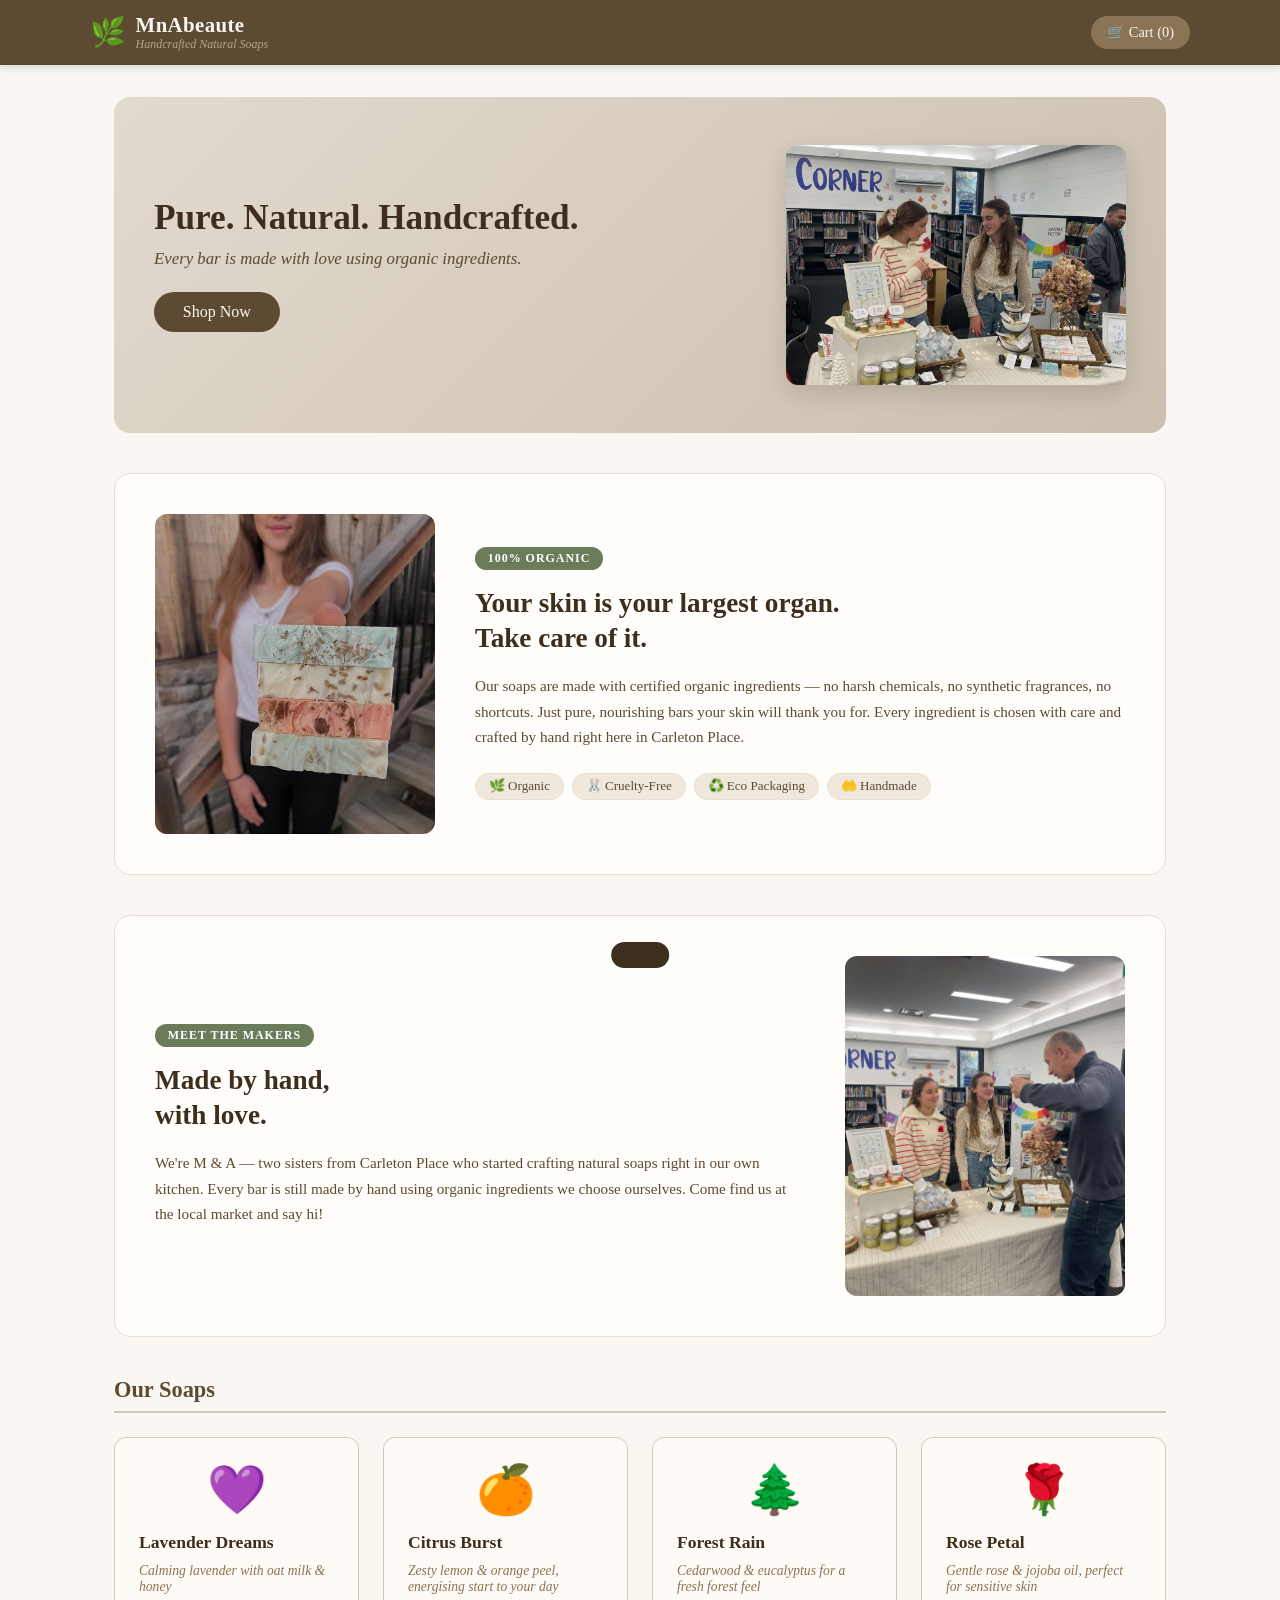
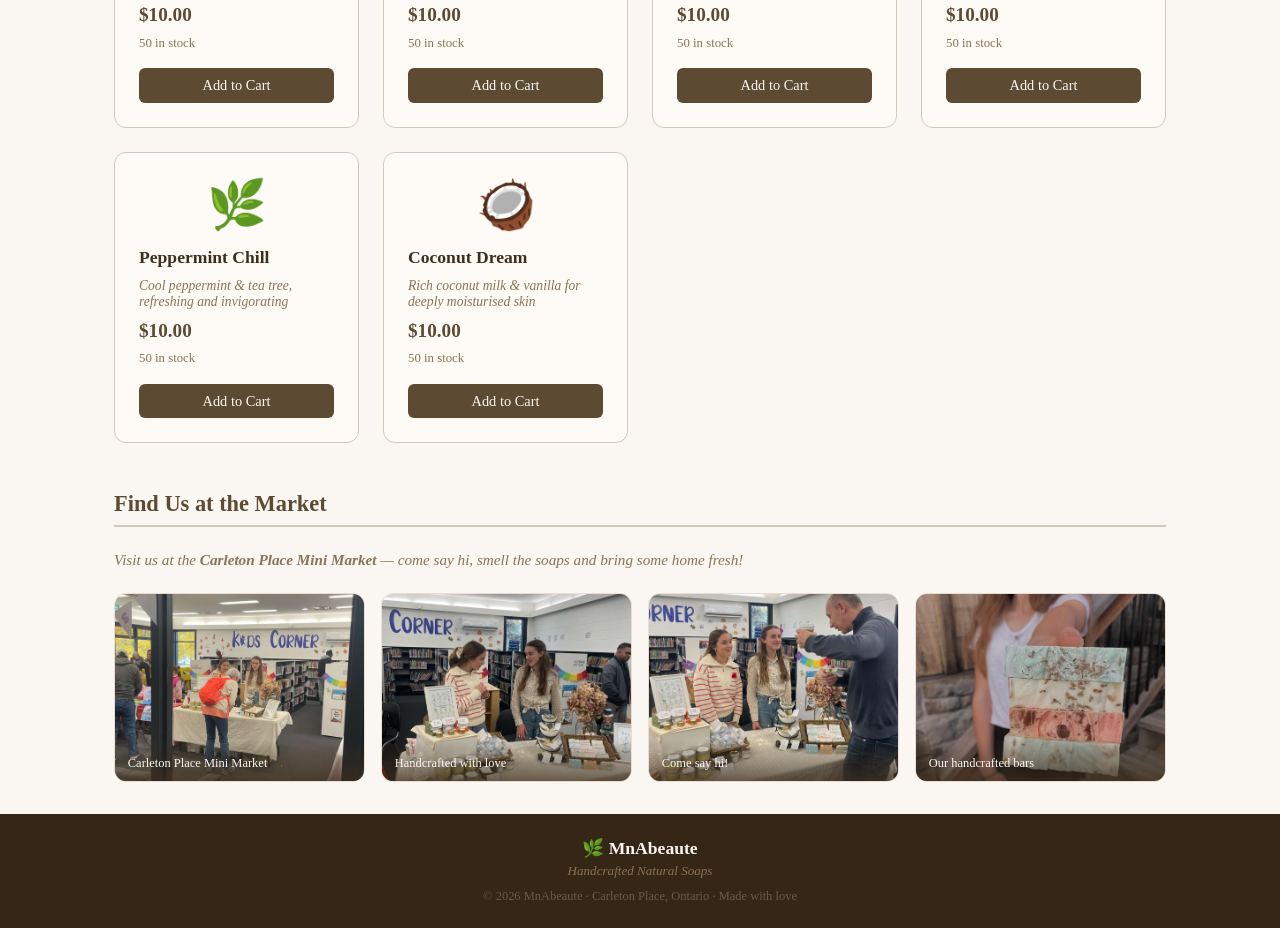
<file: index.html>
<!DOCTYPE html>
<html lang="en">
<head>
  <meta charset="UTF-8" />
  <meta name="viewport" content="width=device-width, initial-scale=1.0" />
  <title>MnAbeaute · Handcrafted Soaps</title>
  <link rel="stylesheet" href="style.css" />
</head>

<body data-page="shop">

  <header>
    <div class="header-inner">
      <div class="logo">
        <span class="logo-icon">🌿</span>
        <div>
          <h1><span data-site-name>MnAbeaute</span></h1>
          <p class="tagline"><span data-site-tagline>Handcrafted Natural Soaps</span></p>
        </div>
      </div>

      <button class="cart-btn" id="cartBtn">
        🛒 Cart (<span id="cartCount">0</span>)
      </button>
    </div>
  </header>

  <div class="cart-overlay" id="cartOverlay"></div>
  <aside class="cart-panel" id="cartPanel">
    <div class="cart-header">
      <h2>Your Cart</h2>
      <button class="close-cart" id="closeCart">✕</button>
    </div>
    <div class="cart-items" id="cartItems">
      <p class="cart-empty">Your cart is empty.</p>
    </div>
    <div class="cart-footer" id="cartFooter">
      <p class="cart-total">Total: $<span id="cartTotal">0.00</span></p>
      <button class="btn btn-primary" id="checkoutBtn">Purchase</button>
    </div>
  </aside>

  <main>

    <!-- ===================== HERO ===================== -->
    <section class="hero">
      <div class="hero-content">
        <h2>Pure. Natural. Handcrafted.</h2>
        <p>Every bar is made with love using organic ingredients.</p>
        <a href="#shop" class="btn btn-primary hero-btn">Shop Now</a>
      </div>
      <div class="hero-photo-wrap">
        <img src="images/market-stall-2.jpeg" alt="MnAbeaute at the market"
          class="hero-photo" onerror="this.parentElement.style.display='none'" />
      </div>
    </section>

    <!-- ===================== ORGANIC SOAP BANNER ===================== -->
    <section class="organic-banner">
      <div class="organic-photo-wrap">
        <img src="images/soap-bars.jpeg" alt="Organic handcrafted soap bars"
          class="organic-photo" onerror="this.style.display='none'" />
        <!-- Shown if no photo yet -->
        <div class="organic-photo-placeholder">🧼</div>
      </div>
      <div class="organic-text">
        <span class="organic-tag">100% Organic</span>
        <h2>Your skin is your largest organ.<br>Take care of it.</h2>
        <p>
          Our soaps are made with certified organic ingredients — no harsh chemicals,
          no synthetic fragrances, no shortcuts. Just pure, nourishing bars your skin
          will thank you for. Every ingredient is chosen with care and crafted by hand
          right here in Carleton Place.
        </p>
        <div class="organic-badges">
          <span>🌿 Organic</span>
          <span>🐰 Cruelty-Free</span>
          <span>♻️ Eco Packaging</span>
          <span>🤲 Handmade</span>
        </div>
      </div>
    </section>

    <!-- ===================== FOUNDERS ===================== -->
    <section class="founders-section">
      <div class="founders-img-wrap">
        <img src="images/founders.jpeg" alt="M and A at the Carleton Place Mini Market" class="founders-img" />
      </div>
      <div class="founders-text">
        <span class="organic-tag">Meet the Makers</span>
        <h2>Made by hand,<br>with love.</h2>
        <p>
          We're M &amp; A — two sisters from Carleton Place who started
          crafting natural soaps right in our own kitchen. Every bar is
          still made by hand using organic ingredients we choose ourselves.
          Come find us at the local market and say hi!
        </p>
      </div>
    </section>

    <!-- ===================== SHOP GRID ===================== -->
    <section class="products" id="shop">
      <h2 class="section-title">Our Soaps</h2>
      <div class="product-grid" id="productGrid"></div>
    </section>

    <!-- ===================== MARKET GALLERY ===================== -->
    <section class="market-section">
      <h2 class="section-title">Find Us at the Market</h2>
      <p class="market-sub">
        Visit us at the <strong>Carleton Place Mini Market</strong> — come say hi,
        smell the soaps and bring some home fresh!
      </p>
      <div class="market-gallery">
        <!-- Each image falls back silently if the file isn't there yet -->
        <div class="market-photo-wrap">
          <img src="images/market-stall-wide.jpeg" alt="MnAbeaute at the Carleton Place Mini Market"
            onerror="this.parentElement.classList.add('no-photo')" />
          <div class="market-photo-label">Carleton Place Mini Market</div>
        </div>
        <div class="market-photo-wrap">
          <img src="images/market-stall-2.jpeg" alt="Our soap display"
            onerror="this.parentElement.classList.add('no-photo')" />
          <div class="market-photo-label">Handcrafted with love</div>
        </div>
        <div class="market-photo-wrap">
          <img src="images/founders.jpeg" alt="Meeting customers at the market"
            onerror="this.parentElement.classList.add('no-photo')" />
          <div class="market-photo-label">Come say hi!</div>
        </div>
        <div class="market-photo-wrap">
          <img src="images/soap-bars.jpeg" alt="MnAbeaute soap collection"
            onerror="this.parentElement.classList.add('no-photo')" />
          <div class="market-photo-label">Our handcrafted bars</div>
        </div>
      </div>
    </section>

  </main>

  <div class="toast" id="toast"></div>

  <footer>
    <div class="footer-inner">
      <p class="footer-name">🌿 <span data-site-name>MnAbeaute</span></p>
      <p class="footer-tagline"><span data-site-tagline>Handcrafted Natural Soaps</span></p>
      <p class="footer-copy">© 2026 MnAbeaute &middot; Carleton Place, Ontario &middot; Made with love</p>
    </div>
  </footer>

  <script src="app.js"></script>
<script>
document.addEventListener('DOMContentLoaded',function(){var b=document.getElementById('checkoutBtn');if(b)b.onclick=function(){window.open('https://buy.stripe.com/test_6oUeVdgUY4XB1F5euk5ZC00','_blank');};});
</script>
</body>
</html>
</file>
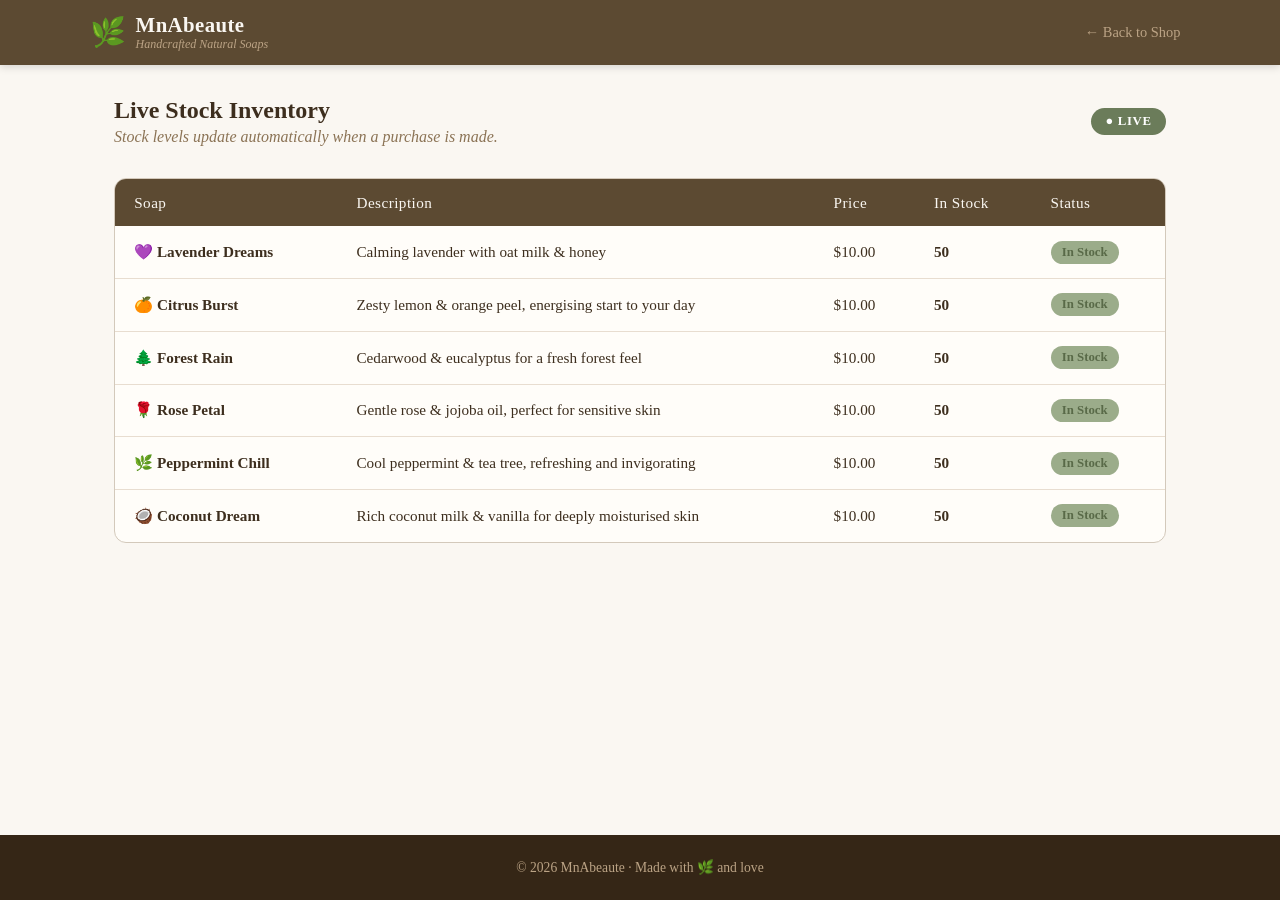
<file: inventory.html>
<!DOCTYPE html>
<!--
  PAGE: Live Inventory (inventory.html)
  This page shows a live table of all soaps and their current stock levels.
  It automatically updates when a purchase is made on another tab —
  no page refresh needed.
-->
<html lang="en">
<head>
  <meta charset="UTF-8" />
  <meta name="viewport" content="width=device-width, initial-scale=1.0" />
  <title>Inventory · MnAbeaute</title>
  <link rel="stylesheet" href="style.css" />
</head>

<body data-page="inventory">

  <header>
    <div class="header-inner">
      <div class="logo">
        <span class="logo-icon">🌿</span>
        <div>
          <h1><span data-site-name>MnAbeaute</span></h1>
          <p class="tagline"><span data-site-tagline>Handcrafted Natural Soaps</span></p>
        </div>
      </div>

      <nav>
        <a href="index.html">← Back to Shop</a>
      </nav>
    </div>
  </header>

  <main>
    <section class="page-header">
      <div>
        <h2>Live Stock Inventory</h2>
        <p>Stock levels update automatically when a purchase is made.</p>
      </div>
      <!-- Pulsing green dot to signal that this page is live -->
      <span class="live-badge">&#9679; LIVE</span>
    </section>

    <!-- Inventory table — rows are generated by JavaScript -->
    <div class="inventory-table-wrap">
      <table class="inventory-table">
        <thead>
          <tr>
            <th>Soap</th>
            <th>Description</th>
            <th>Price</th>
            <th>In Stock</th>
            <th>Status</th>
          </tr>
        </thead>
        <tbody id="inventoryBody">
          <!-- JavaScript fills this in -->
        </tbody>
      </table>
    </div>
  </main>

  <footer>
    <p>© 2026 <span data-site-name>MnAbeaute</span> &middot; Made with 🌿 and love</p>
  </footer>

  <script src="app.js"></script>
</body>
</html>
</file>
<file: style.css>
/* ================================================
   BLOOM & LATHER — Stylesheet
   Earthy, natural colour palette:
     Cream:      #faf7f2  (page background)
     Dark brown: #3d2e1e  (main text)
     Mid brown:  #5c4a32  (headings, buttons)
     Tan:        #8b7355  (accents, borders)
     Sage green: #6b7c5a  (highlights, badges)
     Card white: #fffdf9  (soap cards)
================================================ */

/* ---------- Reset & Base ---------- */
*,
*::before,
*::after {
  box-sizing: border-box;
  margin: 0;
  padding: 0;
}

body {
  font-family: 'Georgia', serif;
  background-color: #faf7f2;
  color: #392b1c;
  min-height: 100vh;
  display: flex;
  flex-direction: column;
}

main {
  flex: 1;
  max-width: 1100px;
  margin: 0 auto;
  padding: 2rem 1.5rem;
  width: 100%;
}

a {
  color: #5c4a32;
  text-decoration: none;
}

a:hover {
  text-decoration: underline;
}

/* ---------- Header ---------- */
header {
  background-color: #5c4a32;
  color: #faf7f2;
  padding: 0 1.5rem;
  box-shadow: 0 2px 8px rgba(0, 0, 0, 0.15);
  position: sticky;
  top: 0;
  z-index: 100;
}

.header-inner {
  max-width: 1100px;
  margin: 0 auto;
  display: flex;
  align-items: center;
  gap: 1.5rem;
  padding: 0.8rem 0;
  flex-wrap: wrap;
}

.logo {
  display: flex;
  align-items: center;
  gap: 0.6rem;
  flex: 1;
}

.logo-icon {
  font-size: 1.8rem;
}

.logo h1 {
  font-size: 1.3rem;
  color: #faf7f2;
  letter-spacing: 0.02em;
}

.tagline {
  font-size: 0.75rem;
  color: #c9b99a;
  font-style: italic;
}

/* ---------- Navigation ---------- */
nav {
  display: flex;
  align-items: center;
  gap: 1rem;
}

nav a {
  color: #c9b99a;
  font-size: 0.9rem;
  padding: 0.3rem 0.6rem;
  border-radius: 4px;
  transition: color 0.2s, background 0.2s;
}

nav a:hover,
nav a.active {
  color: #faf7f2;
  background: rgba(255, 255, 255, 0.12);
  text-decoration: none;
}

/* ---------- Buttons ---------- */
.btn {
  display: inline-block;
  padding: 0.55rem 1.2rem;
  border-radius: 6px;
  border: none;
  font-family: inherit;
  font-size: 0.9rem;
  cursor: pointer;
  transition: background 0.2s, transform 0.1s;
}

.btn:active {
  transform: scale(0.97);
}

.btn-primary {
  background-color: #5c4a32;
  color: #faf7f2;
}

.btn-primary:hover {
  background-color: #3d2e1e;
}

.btn-outline {
  background: transparent;
  border: 1px solid #c9b99a;
  color: #c9b99a;
}

.btn-outline:hover {
  background: rgba(255, 255, 255, 0.1);
  color: #faf7f2;
}

.btn-danger {
  background-color: #a04040;
  color: #fff;
}

.btn-danger:hover {
  background-color: #7a2f2f;
}

.btn-sm {
  padding: 0.35rem 0.8rem;
  font-size: 0.8rem;
}

/* ---------- Cart Button (header) ---------- */
.cart-btn {
  background: #8b7355;
  color: #faf7f2;
  border: none;
  padding: 0.5rem 1rem;
  border-radius: 20px;
  font-family: inherit;
  font-size: 0.9rem;
  cursor: pointer;
  transition: background 0.2s;
  white-space: nowrap;
}

.cart-btn:hover {
  background: #6b7c5a;
}

/* ---------- Cart Sidebar ---------- */
.cart-overlay {
  display: none;
  position: fixed;
  inset: 0;
  background: rgba(0, 0, 0, 0.4);
  z-index: 200;
}

.cart-overlay.open {
  display: block;
}

.cart-panel {
  position: fixed;
  top: 0;
  right: -400px;
  /* starts off-screen */
  width: 360px;
  max-width: 95vw;
  height: 100vh;
  background: #fffdf9;
  box-shadow: -4px 0 20px rgba(0, 0, 0, 0.15);
  z-index: 300;
  display: flex;
  flex-direction: column;
  transition: right 0.3s ease;
}

.cart-panel.open {
  right: 0;
  /* slides in */
}

.cart-header {
  display: flex;
  justify-content: space-between;
  align-items: center;
  padding: 1.2rem 1.5rem;
  border-bottom: 1px solid #e8ddd0;
  background: #f0e8dc;
}

.cart-header h2 {
  font-size: 1.1rem;
  color: #3d2e1e;
}

.close-cart {
  background: none;
  border: none;
  font-size: 1.2rem;
  cursor: pointer;
  color: #8b7355;
  padding: 0.2rem 0.5rem;
  border-radius: 4px;
}

.close-cart:hover {
  background: #e8ddd0;
}

.cart-items {
  flex: 1;
  overflow-y: auto;
  padding: 1rem 1.5rem;
}

.cart-empty {
  color: #8b7355;
  text-align: center;
  margin-top: 2rem;
  font-style: italic;
}

/* Each item row in the cart */
.cart-item {
  display: flex;
  justify-content: space-between;
  align-items: center;
  padding: 0.8rem 0;
  border-bottom: 1px solid #e8ddd0;
  gap: 0.5rem;
}

.cart-item-info {
  flex: 1;
}

.cart-item-name {
  font-size: 0.95rem;
  font-weight: bold;
  color: #3d2e1e;
}

.cart-item-price {
  font-size: 0.85rem;
  color: #8b7355;
}

.cart-item-controls {
  display: flex;
  align-items: center;
  gap: 0.5rem;
}

.qty-btn {
  width: 26px;
  height: 26px;
  border: 1px solid #c9b99a;
  background: #faf7f2;
  border-radius: 4px;
  cursor: pointer;
  font-size: 1rem;
  display: flex;
  align-items: center;
  justify-content: center;
  transition: background 0.15s;
}

.qty-btn:hover {
  background: #e8ddd0;
}

.cart-item-qty {
  font-size: 0.9rem;
  min-width: 20px;
  text-align: center;
}

.cart-footer {
  padding: 1.2rem 1.5rem;
  border-top: 1px solid #e8ddd0;
  background: #f0e8dc;
}

.cart-total {
  font-size: 1.1rem;
  font-weight: bold;
  margin-bottom: 0.8rem;
  color: #3d2e1e;
}

.cart-footer .btn {
  width: 100%;
  text-align: center;
  font-size: 1rem;
  padding: 0.75rem;
}

/* ---------- Hero Section ---------- */
.hero {
  background: linear-gradient(135deg, #e8ddd0 0%, #d4c5b0 100%);
  border-radius: 16px;
  padding: 3rem 2.5rem;
  margin-bottom: 2.5rem;
  display: flex;
  align-items: center;
  justify-content: space-between;
  gap: 2rem;
  overflow: hidden;
  min-height: 260px;
}

.hero-content {
  flex: 1;
}

.hero h2 {
  font-size: 2.2rem;
  color: #3d2e1e;
  margin-bottom: 0.6rem;
  line-height: 1.2;
}

.hero p {
  font-size: 1.05rem;
  color: #5c4a32;
  font-style: italic;
  margin-bottom: 1.4rem;
}

.hero-btn {
  font-size: 1rem;
  padding: 0.7rem 1.8rem;
  border-radius: 25px;
}

.hero-photo-wrap {
  flex: 0 0 340px;
  height: 240px;
  border-radius: 12px;
  overflow: hidden;
  box-shadow: 0 8px 24px rgba(0,0,0,0.15);
}

.hero-photo {
  width: 100%;
  height: 100%;
  object-fit: cover;
}

/* ---- Organic Soap Banner ---- */
.organic-banner {
  display: flex;
  align-items: center;
  gap: 2.5rem;
  background: #fffdf9;
  border: 1px solid #e8ddd0;
  border-radius: 16px;
  padding: 2.5rem;
  margin-bottom: 2.5rem;
  overflow: hidden;
}

.organic-photo-wrap {
  flex: 0 0 280px;
  height: 320px;
  border-radius: 12px;
  overflow: hidden;
  position: relative;
  background: #f0e8dc;
  display: flex;
  align-items: center;
  justify-content: center;
}

.organic-photo {
  width: 100%;
  height: 100%;
  object-fit: cover;
}

.organic-photo-placeholder {
  font-size: 5rem;
  position: absolute;
  inset: 0;
  display: flex;
  align-items: center;
  justify-content: center;
}

/* Hide placeholder when real photo loads */
.organic-photo-wrap img:not([style*="display:none"]) + .organic-photo-placeholder {
  display: none;
}

.organic-text {
  flex: 1;
}

.organic-tag {
  display: inline-block;
  background: #6b7c5a;
  color: #fff;
  font-size: 0.75rem;
  font-weight: bold;
  letter-spacing: 0.08em;
  padding: 0.25rem 0.8rem;
  border-radius: 12px;
  margin-bottom: 1rem;
  text-transform: uppercase;
}

.organic-text h2 {
  font-size: 1.7rem;
  color: #3d2e1e;
  line-height: 1.3;
  margin-bottom: 1rem;
}

.organic-text p {
  font-size: 0.95rem;
  color: #5c4a32;
  line-height: 1.7;
  margin-bottom: 1.4rem;
}

.organic-badges {
  display: flex;
  flex-wrap: wrap;
  gap: 0.5rem;
}

.organic-badges span {
  background: #f0e8dc;
  color: #5c4a32;
  font-size: 0.82rem;
  padding: 0.3rem 0.8rem;
  border-radius: 16px;
  border: 1px solid #e8ddd0;
}

/* ---- Founders Section ---- */
.founders-section {
  display: flex;
  flex-direction: row-reverse;
  align-items: center;
  gap: 2.5rem;
  background: #fffdf9;
  border: 1px solid #e8ddd0;
  border-radius: 16px;
  padding: 2.5rem;
  margin-bottom: 2.5rem;
  overflow: hidden;
}

.founders-img-wrap {
  flex: 0 0 280px;
  height: 340px;
  border-radius: 12px;
  overflow: hidden;
}

.founders-img {
  width: 100%;
  height: 100%;
  object-fit: cover;
  object-position: top;
}

.founders-text {
  flex: 1;
}

.founders-text h2 {
  font-size: 1.7rem;
  color: #3d2e1e;
  line-height: 1.3;
  margin-bottom: 1rem;
}

.founders-text p {
  font-size: 0.95rem;
  color: #5c4a32;
  line-height: 1.7;
}

@media (max-width: 700px) {
  .founders-section {
    flex-direction: column;
    padding: 1.5rem;
  }
  .founders-img-wrap {
    flex: none;
    width: 100%;
    height: 260px;
  }
}

/* ---- Market Gallery ---- */
.market-section {
  margin-top: 3rem;
}

.market-sub {
  color: #8b7355;
  font-style: italic;
  margin-bottom: 1.5rem;
  font-size: 0.95rem;
}

.market-gallery {
  display: grid;
  grid-template-columns: repeat(auto-fill, minmax(220px, 1fr));
  gap: 1rem;
}

.market-photo-wrap {
  border-radius: 12px;
  overflow: hidden;
  position: relative;
  background: #f0e8dc;
  aspect-ratio: 4/3;
  border: 1px solid #e8ddd0;
}

.market-photo-wrap img {
  width: 100%;
  height: 100%;
  object-fit: cover;
  display: block;
  transition: transform 0.3s ease;
}

.market-photo-wrap:hover img {
  transform: scale(1.04);
}

/* Hide the whole card if no photo yet */
.market-photo-wrap.no-photo {
  display: none;
}

.market-photo-label {
  position: absolute;
  bottom: 0;
  left: 0;
  right: 0;
  background: linear-gradient(transparent, rgba(61,46,30,0.75));
  color: #faf7f2;
  font-size: 0.78rem;
  padding: 1rem 0.8rem 0.6rem;
}

/* ---- Footer ---- */
.footer-inner {
  text-align: center;
  display: flex;
  flex-direction: column;
  gap: 0.3rem;
}

.footer-name {
  font-size: 1.1rem;
  color: #faf7f2;
  font-weight: bold;
}

.footer-tagline {
  font-size: 0.82rem;
  color: #8b7355;
  font-style: italic;
}

.footer-copy {
  font-size: 0.78rem;
  color: #6a5a48;
  margin-top: 0.3rem;
}

@media (max-width: 700px) {
  .hero {
    flex-direction: column;
    text-align: center;
    padding: 2rem 1.2rem;
    min-height: auto;
  }
  .hero-photo-wrap {
    flex: none;
    width: 100%;
    height: 200px;
  }
  .organic-banner {
    flex-direction: column;
    padding: 1.5rem;
  }
  .organic-photo-wrap {
    flex: none;
    width: 100%;
    height: 240px;
  }
}

/* ---------- Product Grid ---------- */
.section-title {
  font-size: 1.4rem;
  color: #5c4a32;
  margin-bottom: 1.5rem;
  padding-bottom: 0.5rem;
  border-bottom: 2px solid #e8ddd0;
}

.product-grid {
  display: grid;
  grid-template-columns: repeat(auto-fill, minmax(230px, 1fr));
  gap: 1.5rem;
}

/* Individual soap card */
.product-card {
  background: #fffdf9;
  border: 1px solid #e8ddd0;
  border-radius: 12px;
  padding: 1.5rem;
  display: flex;
  flex-direction: column;
  gap: 0.6rem;
  transition: box-shadow 0.2s, transform 0.2s;
}

.product-card:hover {
  box-shadow: 0 6px 20px rgba(92, 74, 50, 0.12);
  transform: translateY(-2px);
}

.product-emoji {
  font-size: 3rem;
  text-align: center;
  margin-bottom: 0.3rem;
}

/* Photo uploaded via the owner database page */
.product-photo {
  width: 100%;
  height: 200px;
  object-fit: cover;
  border-radius: 8px;
  margin-bottom: 0.3rem;
  image-rendering: high-quality;
}

.product-name {
  font-size: 1.1rem;
  font-weight: bold;
  color: #3d2e1e;
}

.product-desc {
  font-size: 0.85rem;
  color: #8b7355;
  font-style: italic;
  flex: 1;
}

.product-price {
  font-size: 1.2rem;
  color: #5c4a32;
  font-weight: bold;
}

.product-stock {
  font-size: 0.8rem;
  color: #8b7355;
}

.product-stock.low {
  color: #b05a2a;
  font-weight: bold;
}

.product-stock.out {
  color: #a04040;
  font-weight: bold;
}

.product-card .btn {
  margin-top: 0.5rem;
  text-align: center;
}

.product-card .btn:disabled {
  background: #c9b99a;
  cursor: not-allowed;
  transform: none;
}

/* ---------- Toast Notification ---------- */
.toast {
  position: fixed;
  bottom: 2rem;
  left: 50%;
  transform: translateX(-50%) translateY(100px);
  background: #3d2e1e;
  color: #faf7f2;
  padding: 0.8rem 1.8rem;
  border-radius: 30px;
  font-size: 0.95rem;
  z-index: 500;
  transition: transform 0.3s ease;
  pointer-events: none;
}

.toast.show {
  transform: translateX(-50%) translateY(0);
}

/* ---------- Inventory Page ---------- */
.page-header {
  display: flex;
  align-items: center;
  justify-content: space-between;
  margin-bottom: 2rem;
  flex-wrap: wrap;
  gap: 1rem;
}

.page-header h2 {
  font-size: 1.5rem;
  color: #3d2e1e;
  margin-bottom: 0.3rem;
}

.page-header p {
  color: #8b7355;
  font-style: italic;
}

.live-badge {
  background: #6b7c5a;
  color: #fff;
  padding: 0.4rem 0.9rem;
  border-radius: 20px;
  font-size: 0.8rem;
  font-weight: bold;
  letter-spacing: 0.05em;
  animation: pulse 2s infinite;
}

@keyframes pulse {

  0%,
  100% {
    opacity: 1;
  }

  50% {
    opacity: 0.6;
  }
}

.inventory-table-wrap {
  overflow-x: auto;
  border-radius: 12px;
  border: 1px solid #e8ddd0;
  background: #fffdf9;
}

.inventory-table {
  width: 100%;
  border-collapse: collapse;
  font-size: 0.95rem;
}

.inventory-table th {
  background: #5c4a32;
  color: #faf7f2;
  padding: 0.9rem 1.2rem;
  text-align: left;
  font-weight: normal;
  letter-spacing: 0.03em;
}

.inventory-table td {
  padding: 0.9rem 1.2rem;
  border-bottom: 1px solid #e8ddd0;
  color: #3d2e1e;
}

.inventory-table tr:last-child td {
  border-bottom: none;
}

.inventory-table tr:hover td {
  background: #f5ede3;
}

/* Stock status badges in inventory table */
.status-badge {
  display: inline-block;
  padding: 0.25rem 0.7rem;
  border-radius: 12px;
  font-size: 0.8rem;
  font-weight: bold;
}

.status-ok {
  background: #d4e8d0;
  color: #2d5a27;
}

.status-low {
  background: #f5e0c8;
  color: #7a3d10;
}

.status-out {
  background: #f0d0d0;
  color: #7a1f1f;
}

/* ---------- Admin Login Screen ---------- */
.login-screen {
  min-height: 100vh;
  background: #faf7f2;
  display: flex;
  align-items: center;
  justify-content: center;
  padding: 2rem;
}

.login-card {
  background: #fffdf9;
  border: 1px solid #e8ddd0;
  border-radius: 16px;
  padding: 2.5rem 2rem;
  max-width: 380px;
  width: 100%;
  text-align: center;
  box-shadow: 0 8px 30px rgba(92, 74, 50, 0.1);
}

.login-card h2 {
  font-size: 1.5rem;
  color: #3d2e1e;
  margin: 0.8rem 0 0.4rem;
}

.login-card p {
  color: #8b7355;
  font-style: italic;
  margin-bottom: 1.5rem;
  font-size: 0.9rem;
}

.login-card form {
  display: flex;
  flex-direction: column;
  gap: 0.8rem;
}

.login-card input[type="password"] {
  padding: 0.7rem 1rem;
  border: 1px solid #c9b99a;
  border-radius: 8px;
  font-size: 1rem;
  font-family: inherit;
  background: #faf7f2;
  color: #3d2e1e;
  outline: none;
  transition: border-color 0.2s;
}

.login-card input[type="password"]:focus {
  border-color: #5c4a32;
}

.login-card .btn {
  width: 100%;
  padding: 0.75rem;
  font-size: 1rem;
}

.login-error {
  color: #a04040;
  font-size: 0.85rem;
  min-height: 1.2rem;
}

.back-link {
  display: inline-block;
  margin-top: 1.2rem;
  font-size: 0.85rem;
  color: #8b7355;
}

/* ---------- Admin Dashboard ---------- */
.admin-section {
  background: #fffdf9;
  border: 1px solid #e8ddd0;
  border-radius: 12px;
  padding: 1.8rem;
  margin-bottom: 2rem;
}

.admin-section h2 {
  font-size: 1.2rem;
  color: #3d2e1e;
  margin-bottom: 1.2rem;
  padding-bottom: 0.6rem;
  border-bottom: 1px solid #e8ddd0;
}

.admin-hint {
  font-size: 0.85rem;
  color: #8b7355;
  font-style: italic;
  margin-bottom: 1rem;
}

/* Add-soap form */
.admin-form {
  display: grid;
  grid-template-columns: 1fr 1fr;
  gap: 1rem;
}

.form-row {
  display: flex;
  flex-direction: column;
  gap: 0.3rem;
}

.form-row label {
  font-size: 0.85rem;
  color: #5c4a32;
  font-weight: bold;
}

.form-row input {
  padding: 0.6rem 0.9rem;
  border: 1px solid #c9b99a;
  border-radius: 6px;
  font-size: 0.95rem;
  font-family: inherit;
  background: #faf7f2;
  color: #3d2e1e;
  outline: none;
  transition: border-color 0.2s;
}

.form-row input:focus {
  border-color: #5c4a32;
}

.admin-form .btn {
  grid-column: 1 / -1;
  /* spans full width */
  justify-self: start;
}

/* Admin product management cards */
.admin-product-list {
  display: flex;
  flex-direction: column;
  gap: 1rem;
}

.admin-product-card {
  display: flex;
  align-items: center;
  gap: 1rem;
  padding: 1rem 1.2rem;
  border: 1px solid #e8ddd0;
  border-radius: 10px;
  background: #faf7f2;
  flex-wrap: wrap;
}

.admin-product-emoji {
  font-size: 2rem;
}

.admin-product-info {
  flex: 1;
  min-width: 160px;
}

.admin-product-name {
  font-weight: bold;
  font-size: 1rem;
  color: #3d2e1e;
}

.admin-product-desc {
  font-size: 0.82rem;
  color: #8b7355;
  font-style: italic;
}

/* Inline editable fields for price and stock */
.editable-field {
  display: flex;
  align-items: center;
  gap: 0.4rem;
  font-size: 0.9rem;
}

.editable-field label {
  color: #8b7355;
  font-size: 0.8rem;
  min-width: 40px;
}

.editable-field input {
  width: 80px;
  padding: 0.3rem 0.5rem;
  border: 1px solid #c9b99a;
  border-radius: 5px;
  font-family: inherit;
  font-size: 0.9rem;
  background: #fffdf9;
  color: #3d2e1e;
}

.admin-product-actions {
  display: flex;
  gap: 0.5rem;
  flex-wrap: wrap;
}

/* ---------- Footer ---------- */
footer {
  text-align: center;
  padding: 1.5rem;
  background: #3d2e1e;
  color: #c9b99a;
  font-size: 0.85rem;
  margin-top: auto;
}

/* ---------- Responsive ---------- */
@media (max-width: 600px) {
  .header-inner {
    flex-wrap: wrap;
  }

  .admin-form {
    grid-template-columns: 1fr;
  }

  .admin-product-card {
    flex-direction: column;
    align-items: flex-start;
  }

  .hero h2 {
    font-size: 1.4rem;
  }
}

/* ================================================
   OWNER QUICK-NAV BAR
   Floating bar at the bottom of every page.
   Only injected by JS when the owner is logged in —
   regular customers never see it.
================================================ */
#ownerBar {
  position: fixed;
  bottom: 1.2rem;
  left: 50%;
  transform: translateX(-50%);
  background: #2a1f13;
  color: #faf7f2;
  display: flex;
  align-items: center;
  gap: 0.3rem;
  padding: 0.5rem 0.8rem;
  border-radius: 30px;
  box-shadow: 0 4px 20px rgba(0,0,0,0.35);
  z-index: 9999;
  font-size: 0.82rem;
  white-space: nowrap;
  flex-wrap: wrap;
  justify-content: center;
  max-width: 95vw;
}

.owner-bar-label {
  font-size: 0.75rem;
  color: #8b7355;
  padding-right: 0.4rem;
  border-right: 1px solid #5c4a32;
  margin-right: 0.2rem;
}

.owner-bar-link {
  color: #c9b99a;
  text-decoration: none;
  padding: 0.3rem 0.65rem;
  border-radius: 16px;
  transition: background 0.15s, color 0.15s;
  font-size: 0.82rem;
}

.owner-bar-link:hover {
  background: rgba(255,255,255,0.12);
  color: #faf7f2;
  text-decoration: none;
}

.owner-bar-link.active {
  background: #5c4a32;
  color: #faf7f2;
}

.owner-bar-logout {
  background: rgba(160,64,64,0.7);
  color: #ffd0d0;
  border: none;
  padding: 0.28rem 0.7rem;
  border-radius: 14px;
  font-family: inherit;
  font-size: 0.78rem;
  cursor: pointer;
  transition: background 0.15s;
  margin-left: 0.3rem;
}

.owner-bar-logout:hover {
  background: #a04040;
  color: #fff;
}
</file>
